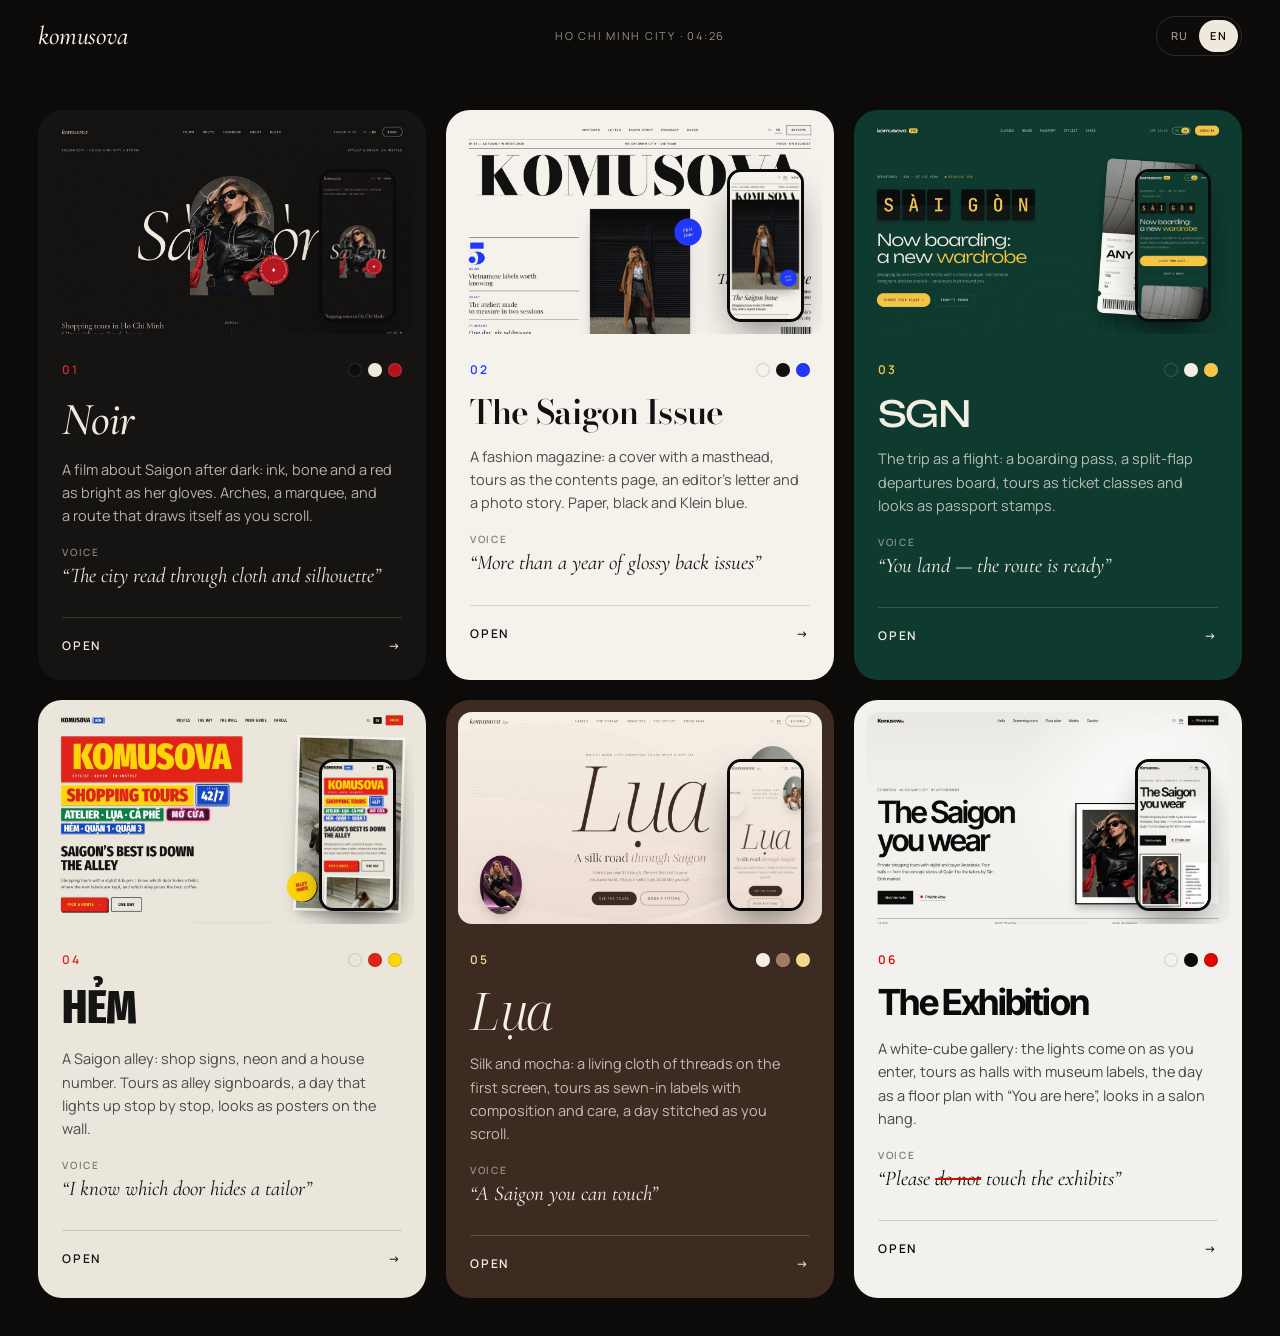
<file: index.html>
<!doctype html>
<html lang="ru" data-lang="ru"
  data-title-ru="Komusova — шесть дизайнов сайта шопинг-туров" data-title-en="Komusova — six designs for the shopping-tour site"
  data-desc-ru="Шесть вариантов сайта шопинг-туров по Хошимину для стилиста и байера @komusova: Noir, «Сайгонский номер», SGN, Hẻm, Lụa и «Выставка»."
  data-desc-en="Six designs for @komusova’s Ho Chi Minh City shopping-tour site: Noir, The Saigon Issue, SGN, Hẻm, Lụa and The Exhibition.">
<head>
<meta charset="utf-8">
<meta name="viewport" content="width=device-width, initial-scale=1, viewport-fit=cover">
<meta name="robots" content="noindex">
<title>Komusova — шесть дизайнов сайта шопинг-туров</title>
<meta name="description" content="Шесть вариантов сайта шопинг-туров по Хошимину для стилиста и байера @komusova: Noir, «Сайгонский номер», SGN, Hẻm, Lụa и «Выставка».">
<meta property="og:title" content="Komusova — шесть дизайнов">
<meta property="og:image" content="img/previews/noir-ru-d.jpg">
<meta name="theme-color" content="#0c0b0a">
<link rel="icon" href="data:image/svg+xml,%3Csvg xmlns='http://www.w3.org/2000/svg' viewBox='0 0 64 64'%3E%3Crect width='64' height='64' rx='14' fill='%230c0b0a'/%3E%3Ctext x='32' y='44' font-family='Georgia,serif' font-style='italic' font-size='36' text-anchor='middle' fill='%23efe8dd'%3Ek%3C/text%3E%3C/svg%3E">
<link rel="preconnect" href="https://fonts.googleapis.com">
<link rel="preconnect" href="https://fonts.gstatic.com" crossorigin>
<link href="https://fonts.googleapis.com/css2?family=Cormorant+Garamond:ital,wght@0,400;0,500;1,400;1,500&family=Bodoni+Moda:opsz,wght@6..96,600&family=Unbounded:wght@400&family=Fira+Sans+Extra+Condensed:wght@800&family=Noto+Serif+Display:ital,wght@1,300&family=Inter+Tight:wght@700&family=Manrope:wght@400;500;600&display=swap" rel="stylesheet">
<link rel="stylesheet" href="shared/base.css">
<link rel="stylesheet" href="home.css">
<script>
  (function () {
    var d = document.documentElement, l;
    try { l = new URLSearchParams(location.search).get('lang') || localStorage.getItem('komusova-lang'); } catch (e) {}
    if (l !== 'ru' && l !== 'en') l = (navigator.language || '').toLowerCase().indexOf('ru') === 0 ? 'ru' : 'en';
    d.lang = l; d.setAttribute('data-lang', l); d.className += ' js';
  })();
</script>
</head>
<body>

<header class="top">
  <span class="logo">komusova</span>
  <span class="top-mid"><span lang="ru">Хошимин</span><span lang="en">Ho Chi Minh City</span> · <span class="sgn-time">--:--</span></span>
  <div class="lang" role="group" aria-label="Language">
    <button type="button" class="lang-btn" data-set="ru" aria-pressed="true">RU</button>
    <button type="button" class="lang-btn" data-set="en" aria-pressed="false">EN</button>
  </div>
</header>

<main>
  <section class="designs" aria-label="Designs">

    <a class="card card--noir" href="noir/" data-keep-lang>
      <div class="shot">
        <img class="shot-d" lang="ru" src="img/previews/noir-ru-d.jpg" width="1200" height="700" alt="Главный экран дизайна Noir">
        <img class="shot-d" lang="en" src="img/previews/noir-en-d.jpg" width="1200" height="700" alt="Noir design, first screen">
        <img class="shot-m" lang="ru" src="img/previews/noir-ru-m.jpg" width="360" height="720" alt="" loading="lazy">
        <img class="shot-m" lang="en" src="img/previews/noir-en-m.jpg" width="360" height="720" alt="" loading="lazy">
      </div>
      <div class="card-body">
        <div class="card-top"><span class="num">01</span><span class="dots" aria-hidden="true"><i style="background:#0d0c0b"></i><i style="background:#efe8dd"></i><i style="background:#b5121b"></i></span></div>
        <h2 class="card-title">Noir</h2>
        <p class="card-text"><span lang="ru">Кино о&nbsp;ночном Сайгоне: чернила, кость и&nbsp;красный, как её перчатки. Арки, бегущая строка, маршрут, который рисуется при прокрутке.</span><span lang="en">A&nbsp;film about Saigon after dark: ink, bone and a&nbsp;red as bright as her gloves. Arches, a&nbsp;marquee, and a&nbsp;route that draws itself as you scroll.</span></p>
        <p class="voice"><span class="voice-k"><span lang="ru">Голос</span><span lang="en">Voice</span></span><span lang="ru">«Город, прочитанный через ткань и&nbsp;силуэт»</span><span lang="en">“The city read through cloth and silhouette”</span></p>
        <span class="open"><span lang="ru">Открыть</span><span lang="en">Open</span> →</span>
      </div>
    </a>

    <a class="card card--cover" href="cover/" data-keep-lang>
      <div class="shot">
        <img class="shot-d" lang="ru" src="img/previews/cover-ru-d.jpg" width="1200" height="700" alt="Обложка дизайна «Сайгонский номер»">
        <img class="shot-d" lang="en" src="img/previews/cover-en-d.jpg" width="1200" height="700" alt="The Saigon Issue design, cover">
        <img class="shot-m" lang="ru" src="img/previews/cover-ru-m.jpg" width="360" height="720" alt="" loading="lazy">
        <img class="shot-m" lang="en" src="img/previews/cover-en-m.jpg" width="360" height="720" alt="" loading="lazy">
      </div>
      <div class="card-body">
        <div class="card-top"><span class="num">02</span><span class="dots" aria-hidden="true"><i style="background:#f5f2ec"></i><i style="background:#111111"></i><i style="background:#2238ff"></i></span></div>
        <h2 class="card-title"><span lang="ru">Сайгонский номер</span><span lang="en">The Saigon Issue</span></h2>
        <p class="card-text"><span lang="ru">Модный журнал: обложка с&nbsp;мастхедом, туры как оглавление, письмо редактора и&nbsp;фотоистория. Бумага, чёрный и&nbsp;синий Кляйна.</span><span lang="en">A&nbsp;fashion magazine: a&nbsp;cover with a&nbsp;masthead, tours as the contents page, an editor’s letter and a&nbsp;photo story. Paper, black and Klein blue.</span></p>
        <p class="voice"><span class="voice-k"><span lang="ru">Голос</span><span lang="en">Voice</span></span><span lang="ru">«Больше, чем из&nbsp;годовой подшивки глянца»</span><span lang="en">“More than a&nbsp;year of glossy back issues”</span></p>
        <span class="open"><span lang="ru">Открыть</span><span lang="en">Open</span> →</span>
      </div>
    </a>

    <a class="card card--sgn" href="depart/" data-keep-lang>
      <div class="shot">
        <img class="shot-d" lang="ru" src="img/previews/depart-ru-d.jpg" width="1200" height="700" alt="Главный экран дизайна SGN">
        <img class="shot-d" lang="en" src="img/previews/depart-en-d.jpg" width="1200" height="700" alt="SGN design, first screen">
        <img class="shot-m" lang="ru" src="img/previews/depart-ru-m.jpg" width="360" height="720" alt="" loading="lazy">
        <img class="shot-m" lang="en" src="img/previews/depart-en-m.jpg" width="360" height="720" alt="" loading="lazy">
      </div>
      <div class="card-body">
        <div class="card-top"><span class="num">03</span><span class="dots" aria-hidden="true"><i style="background:#0f3a2f"></i><i style="background:#f2eee4"></i><i style="background:#f6c544"></i></span></div>
        <h2 class="card-title">SGN</h2>
        <p class="card-text"><span lang="ru">Путешествие как рейс: посадочный талон, табло вылетов с&nbsp;перещёлкивающимися буквами, туры — классы билетов, образы — штампы в&nbsp;паспорте.</span><span lang="en">The trip as a&nbsp;flight: a&nbsp;boarding pass, a&nbsp;split-flap departures board, tours as ticket classes and looks as passport stamps.</span></p>
        <p class="voice"><span class="voice-k"><span lang="ru">Голос</span><span lang="en">Voice</span></span><span lang="ru">«Вы&nbsp;прилетаете — маршрут уже готов»</span><span lang="en">“You land — the route is ready”</span></p>
        <span class="open"><span lang="ru">Открыть</span><span lang="en">Open</span> →</span>
      </div>
    </a>

    <a class="card card--hem" href="hem/" data-keep-lang>
      <div class="shot">
        <img class="shot-d" lang="ru" src="img/previews/hem-ru-d.jpg" width="1200" height="700" alt="Главный экран дизайна Hẻm" loading="lazy">
        <img class="shot-d" lang="en" src="img/previews/hem-en-d.jpg" width="1200" height="700" alt="Hẻm design, first screen" loading="lazy">
        <img class="shot-m" lang="ru" src="img/previews/hem-ru-m.jpg" width="360" height="720" alt="" loading="lazy">
        <img class="shot-m" lang="en" src="img/previews/hem-en-m.jpg" width="360" height="720" alt="" loading="lazy">
      </div>
      <div class="card-body">
        <div class="card-top"><span class="num">04</span><span class="dots" aria-hidden="true"><i style="background:#ebe6dc"></i><i style="background:#e2231a"></i><i style="background:#ffd60a"></i></span></div>
        <h2 class="card-title">Hẻm</h2>
        <p class="card-text"><span lang="ru">Сайгонский переулок: вывески, неон и&nbsp;номер дома. Туры&nbsp;— таблички в&nbsp;хэме, день загорается остановками, образы&nbsp;— афиши на&nbsp;стене.</span><span lang="en">A&nbsp;Saigon alley: shop signs, neon and a&nbsp;house number. Tours as alley signboards, a&nbsp;day that lights up stop by stop, looks as posters on the wall.</span></p>
        <p class="voice"><span class="voice-k"><span lang="ru">Голос</span><span lang="en">Voice</span></span><span lang="ru">«Я&nbsp;знаю, за&nbsp;какой дверью шьют»</span><span lang="en">“I&nbsp;know which door hides a&nbsp;tailor”</span></p>
        <span class="open"><span lang="ru">Открыть</span><span lang="en">Open</span> →</span>
      </div>
    </a>

    <a class="card card--lua" href="lua/" data-keep-lang>
      <div class="shot">
        <img class="shot-d" lang="ru" src="img/previews/lua-ru-d.jpg" width="1200" height="700" alt="Главный экран дизайна Lụa" loading="lazy">
        <img class="shot-d" lang="en" src="img/previews/lua-en-d.jpg" width="1200" height="700" alt="Lụa design, first screen" loading="lazy">
        <img class="shot-m" lang="ru" src="img/previews/lua-ru-m.jpg" width="360" height="720" alt="" loading="lazy">
        <img class="shot-m" lang="en" src="img/previews/lua-en-m.jpg" width="360" height="720" alt="" loading="lazy">
      </div>
      <div class="card-body">
        <div class="card-top"><span class="num">05</span><span class="dots" aria-hidden="true"><i style="background:#f5efe6"></i><i style="background:#a47864"></i><i style="background:#f1d98c"></i></span></div>
        <h2 class="card-title">Lụa</h2>
        <p class="card-text"><span lang="ru">Шёлк и&nbsp;мокко: живое полотно из&nbsp;нитей на&nbsp;первом экране, туры&nbsp;— вшитые ярлыки с&nbsp;составом и&nbsp;уходом, день&nbsp;— нить, прошитая при прокрутке.</span><span lang="en">Silk and mocha: a&nbsp;living cloth of threads on the first screen, tours as sewn-in labels with composition and care, a&nbsp;day stitched as you scroll.</span></p>
        <p class="voice"><span class="voice-k"><span lang="ru">Голос</span><span lang="en">Voice</span></span><span lang="ru">«Сайгон, который можно потрогать»</span><span lang="en">“A&nbsp;Saigon you can touch”</span></p>
        <span class="open"><span lang="ru">Открыть</span><span lang="en">Open</span> →</span>
      </div>
    </a>

    <a class="card card--galerie" href="galerie/" data-keep-lang>
      <div class="shot">
        <img class="shot-d" lang="ru" src="img/previews/galerie-ru-d.jpg" width="1200" height="700" alt="Главный экран дизайна «Выставка»" loading="lazy">
        <img class="shot-d" lang="en" src="img/previews/galerie-en-d.jpg" width="1200" height="700" alt="The Exhibition design, first screen" loading="lazy">
        <img class="shot-m" lang="ru" src="img/previews/galerie-ru-m.jpg" width="360" height="720" alt="" loading="lazy">
        <img class="shot-m" lang="en" src="img/previews/galerie-en-m.jpg" width="360" height="720" alt="" loading="lazy">
      </div>
      <div class="card-body">
        <div class="card-top"><span class="num">06</span><span class="dots" aria-hidden="true"><i style="background:#f2f1ed"></i><i style="background:#0b0b0b"></i><i style="background:#e10600"></i></span></div>
        <h2 class="card-title"><span lang="ru">Выставка</span><span lang="en">The Exhibition</span></h2>
        <p class="card-text"><span lang="ru">Белый куб галереи: свет зажигается при входе, туры&nbsp;— залы с&nbsp;музейными этикетками, день&nbsp;— план этажа с&nbsp;отметкой «Вы&nbsp;здесь», образы&nbsp;— плотная развеска.</span><span lang="en">A&nbsp;white-cube gallery: the lights come on as you enter, tours as halls with museum labels, the day as a&nbsp;floor plan with “You are here”, looks in a&nbsp;salon hang.</span></p>
        <p class="voice"><span class="voice-k"><span lang="ru">Голос</span><span lang="en">Voice</span></span><span lang="ru">«Экспонаты руками <s>не</s> трогать»</span><span lang="en">“Please <s>do not</s> touch the exhibits”</span></p>
        <span class="open"><span lang="ru">Открыть</span><span lang="en">Open</span> →</span>
      </div>
    </a>

  </section>
</main>

<script src="shared/core.js"></script>
</body>
</html>
</file>
<file: shared/base.css>
/* Shared by all three designs. Colours come from each design's own tokens:
   --cursor-bg, --cursor-fg, --toast-bg, --toast-fg. */

/* Only the chosen language is shown */
html[data-lang="ru"] body [lang="en"],
html[data-lang="en"] body [lang="ru"] { display: none !important; }

*, *::before, *::after { box-sizing: border-box; margin: 0; padding: 0; }
html { -webkit-text-size-adjust: 100%; scroll-behavior: smooth; }
html.lenis, html.lenis body { height: auto; }
.lenis.lenis-smooth { scroll-behavior: auto !important; }
.lenis.lenis-stopped { overflow: hidden; }
body { -webkit-font-smoothing: antialiased; -moz-osx-font-smoothing: grayscale; overflow-x: clip; }
img { display: block; max-width: 100%; }
a { color: inherit; text-decoration: none; }
button { font: inherit; color: inherit; background: none; border: 0; cursor: pointer; }
ul, ol { list-style: none; }
summary { list-style: none; cursor: pointer; }
summary::-webkit-details-marker { display: none; }

/* loading screen: only with JS, gone once loaded */
.preloader { display: none; }
html.js .preloader { display: flex; }
html.loaded .preloader { display: none; }

/* word reveal */
.w { display: inline-block; overflow: hidden; vertical-align: top; padding: 0 .06em .12em 0; margin: 0 -.06em -.12em 0; }
.wi { display: inline-block; will-change: transform; }

/* booking form helpers */
.form-out { display: none; white-space: pre-wrap; }
.form-out.is-on { display: block; }

/* label cursor */
.cursor {
  position: fixed;
  left: 0;
  top: 0;
  z-index: 200;
  width: 96px;
  height: 96px;
  margin: -48px 0 0 -48px;
  display: none;
  place-items: center;
  border-radius: 50%;
  background: var(--cursor-bg, #111);
  color: var(--cursor-fg, #fff);
  pointer-events: none;
  transform: scale(0);
  transition: transform .45s cubic-bezier(.22, 1, .36, 1);
}
html.fine .cursor { display: grid; }
.cursor.is-on { transform: scale(1); }
.cursor-label { font: 600 10px/1.2 system-ui, sans-serif; letter-spacing: .16em; text-transform: uppercase; text-align: center; }

/* toast */
.toast {
  position: fixed;
  left: 50%;
  bottom: 28px;
  z-index: 250;
  max-width: calc(100vw - 32px);
  padding: 16px 24px;
  border-radius: 999px;
  background: var(--toast-bg, #fff);
  color: var(--toast-fg, #111);
  font: 500 14px/1.3 system-ui, sans-serif;
  transform: translate(-50%, calc(100% + 60px));
  visibility: hidden;
  transition: transform .6s cubic-bezier(.22, 1, .36, 1), visibility 0s .6s;
}
.toast.is-on { transform: translate(-50%, 0); visibility: visible; transition: transform .6s cubic-bezier(.22, 1, .36, 1), visibility 0s; }

/* back to the design picker */
.switcher {
  position: fixed;
  left: 50%;
  bottom: 18px;
  z-index: 90;
  display: flex;
  align-items: center;
  gap: 4px;
  padding: 5px;
  border-radius: 999px;
  background: rgba(20, 20, 20, .78);
  -webkit-backdrop-filter: blur(14px);
  backdrop-filter: blur(14px);
  color: #fff;
  font: 600 10px/1 system-ui, sans-serif;
  letter-spacing: .14em;
  text-transform: uppercase;
  transform: translateX(-50%);
  box-shadow: 0 10px 30px rgba(0, 0, 0, .25);
}
.switcher a { padding: 9px 12px; border-radius: 999px; opacity: .7; white-space: nowrap; transition: background .3s, opacity .3s; }
.switcher a:hover { opacity: 1; }
.switcher a[aria-current="page"] { background: #fff; color: #111; opacity: 1; }

@media (prefers-reduced-motion: reduce) {
  html { scroll-behavior: auto; }
  .preloader { display: none !important; }
}
</file>
<file: home.css>
/* komusova — the design picker */

:root {
  --bg: #0c0b0a;
  --bone: #efe8dd;
  --mist: rgba(239, 232, 221, .6);
  --line: rgba(239, 232, 221, .14);
  --serif: 'Cormorant Garamond', Georgia, serif;
  --sans: 'Manrope', system-ui, -apple-system, sans-serif;
  --gut: clamp(16px, 3vw, 44px);
  --ease: cubic-bezier(.22, 1, .36, 1);
}

body { background: var(--bg); color: var(--bone); font: 400 15px/1.6 var(--sans); }
::selection { background: var(--bone); color: var(--bg); }
:focus-visible { outline: 2px solid var(--bone); outline-offset: 4px; }

/* ---------- Top ---------- */
.top { display: grid; grid-template-columns: 1fr auto 1fr; align-items: center; height: 72px; padding-inline: var(--gut); }
.logo { font: italic 500 26px/1 var(--serif); letter-spacing: -.01em; }
.top-mid { font-size: 11px; letter-spacing: .16em; text-transform: uppercase; color: var(--mist); }
.lang { justify-self: end; display: flex; padding: 3px; border: 1px solid var(--line); border-radius: 999px; }
.lang-btn { padding: 7px 11px; border-radius: 999px; font-size: 11px; font-weight: 600; letter-spacing: .1em; color: var(--mist); transition: background .3s, color .3s; }
.lang-btn[aria-pressed="true"] { background: var(--bone); color: var(--bg); }

/* ---------- Cards ---------- */
.designs { display: grid; grid-template-columns: repeat(3, 1fr); gap: clamp(14px, 1.6vw, 24px); padding: clamp(16px, 3vw, 44px) var(--gut) 60px; }
.card {
  --accent: var(--bone);
  display: flex;
  flex-direction: column;
  padding: 12px;
  border-radius: 24px;
  background: var(--card-bg);
  color: var(--card-fg);
  transition: transform .7s var(--ease);
}
.card:hover { transform: translateY(-6px); }
.card--noir { --card-bg: #161412; --card-fg: #efe8dd; --accent: #d7262f; --card-line: rgba(239, 232, 221, .14); }
.card--cover { --card-bg: #f5f2ec; --card-fg: #111; --accent: #2238ff; --card-line: rgba(17, 17, 17, .14); }
.card--sgn { --card-bg: #0f3a2f; --card-fg: #f2eee4; --accent: #f6c544; --card-line: rgba(242, 238, 228, .16); }
.card--hem { --card-bg: #ebe6dc; --card-fg: #141414; --accent: #e2231a; --card-line: rgba(20, 20, 20, .14); }
.card--lua { --card-bg: #3d2b22; --card-fg: #f5efe6; --accent: #f1d98c; --card-line: rgba(245, 239, 230, .16); }
.card--galerie { --card-bg: #f2f1ed; --card-fg: #0b0b0b; --accent: #e10600; --card-line: rgba(11, 11, 11, .14); }

.shot { position: relative; border-radius: 14px; overflow: hidden; background: rgba(0, 0, 0, .25); aspect-ratio: 12 / 7; }
.shot-d { width: 100%; height: 100%; object-fit: cover; transition: transform 1.2s var(--ease); }
.card:hover .shot-d { transform: scale(1.04); }
.shot-m {
  position: absolute;
  right: 5%;
  bottom: 6%;
  width: 21%;
  aspect-ratio: 1 / 2;
  height: auto;
  object-fit: cover;
  object-position: top;
  border: 3px solid #0a0a0a;
  border-radius: 14px;
  box-shadow: 0 18px 40px -12px rgba(0, 0, 0, .6);
  transition: transform .9s var(--ease);
}
.card:hover .shot-m { transform: translateY(-8px) rotate(-2deg); }

.card-body { flex: 1; display: flex; flex-direction: column; padding: 26px 12px 12px; }
.card-top { display: flex; justify-content: space-between; align-items: center; }
.num { font-size: 12px; font-weight: 600; letter-spacing: .14em; color: var(--accent); }
.dots { display: flex; gap: 6px; }
.dots i { width: 14px; height: 14px; border-radius: 50%; box-shadow: inset 0 0 0 1px var(--card-line); }

.card-title { margin-top: 16px; font-weight: 400; line-height: 1; letter-spacing: -.02em; }
.card--noir .card-title { font: italic 500 clamp(40px, 3.6vw, 58px)/1 var(--serif); }
.card--cover .card-title { font: 600 clamp(30px, 2.6vw, 42px)/1 'Bodoni Moda', Georgia, serif; letter-spacing: -.02em; }
.card--sgn .card-title { font: 400 clamp(32px, 2.8vw, 46px)/1 'Unbounded', system-ui, sans-serif; letter-spacing: -.05em; }
.card--hem .card-title { font: 800 clamp(40px, 3.6vw, 58px)/1 'Fira Sans Extra Condensed', system-ui, sans-serif; text-transform: uppercase; letter-spacing: -.01em; }
.card--lua .card-title { font: italic 300 clamp(44px, 4vw, 64px)/1 'Noto Serif Display', Georgia, serif; letter-spacing: -.03em; }
.card--galerie .card-title { font: 700 clamp(32px, 2.8vw, 46px)/1 'Inter Tight', system-ui, sans-serif; letter-spacing: -.05em; }
.voice s { text-decoration-color: var(--accent); text-decoration-thickness: 2px; }

.card-text { margin-top: 16px; font-size: 14.5px; line-height: 1.6; opacity: .74; }
.voice { display: flex; flex-direction: column; gap: 6px; margin-top: 20px; font: italic 400 21px/1.25 var(--serif); }
.voice-k { font: 600 10px/1 var(--sans); letter-spacing: .16em; text-transform: uppercase; font-style: normal; opacity: .5; }
.open {
  display: flex;
  justify-content: space-between;
  margin-top: auto;
  padding-top: 18px;
  border-top: 1px solid var(--card-line);
  font-size: 12px;
  font-weight: 600;
  letter-spacing: .14em;
  text-transform: uppercase;
}
.voice + .open { margin-top: 28px; }
.card:hover .open { color: var(--accent); }

/* ---------- Entrance ---------- */
@media (prefers-reduced-motion: no-preference) {
  .card { animation: rise 1.2s var(--ease) backwards; }
  .card:nth-child(2) { animation-delay: .1s; }
  .card:nth-child(3) { animation-delay: .2s; }
  .card:nth-child(4) { animation-delay: .3s; }
  .card:nth-child(5) { animation-delay: .4s; }
  .card:nth-child(6) { animation-delay: .5s; }
  @keyframes rise { from { opacity: 0; transform: translateY(40px); } }
}

/* ---------- Responsive ---------- */
@media (min-width: 1001px) {
  main { min-height: calc(100vh - 72px); display: grid; align-content: center; }
  .designs { padding-bottom: clamp(16px, 3vw, 44px); }
}
@media (max-width: 1000px) {
  .designs { grid-template-columns: 1fr; max-width: 640px; }
  .top-mid { display: none; }
  .top { grid-template-columns: 1fr auto; }
}
</file>
